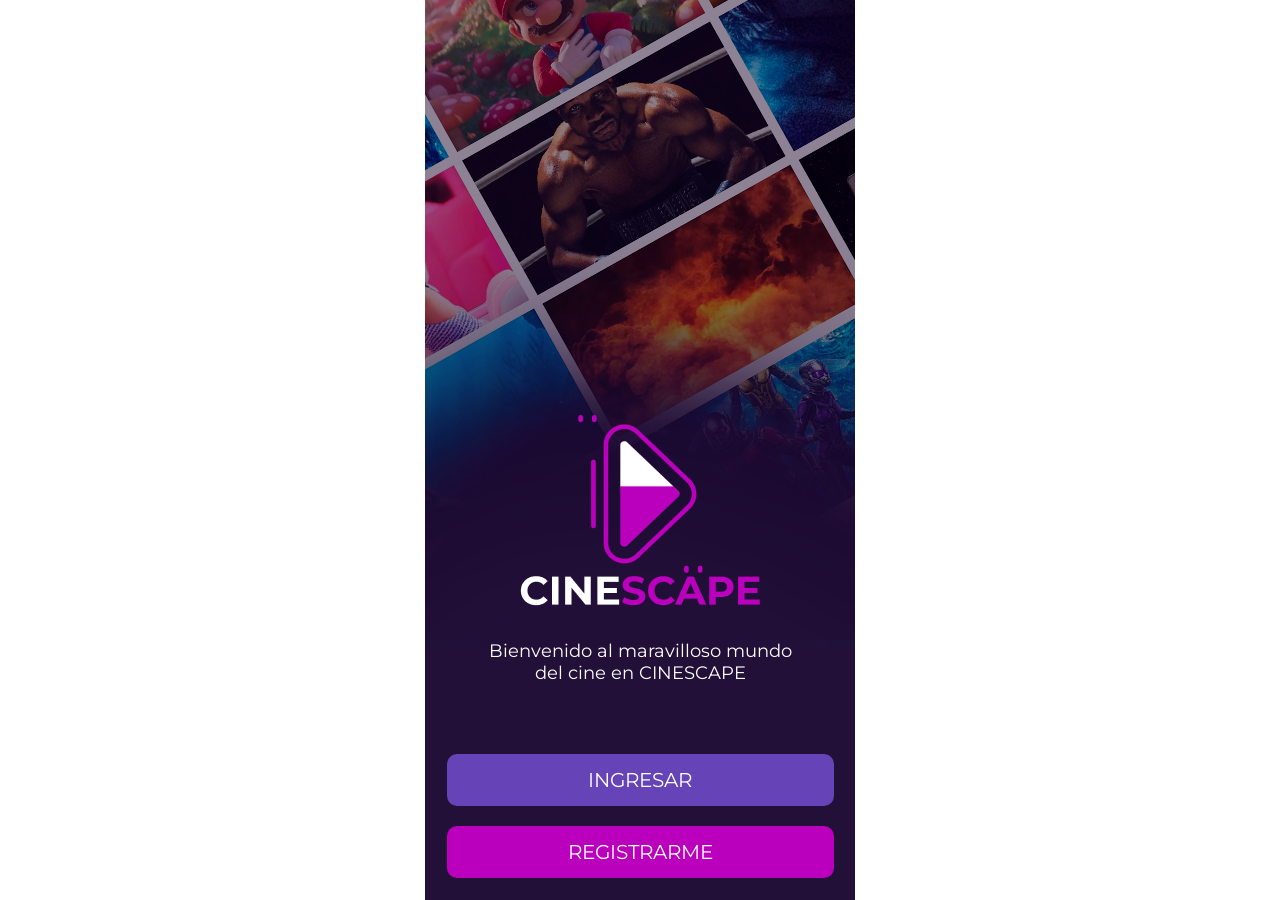
<file: index.html>
<!DOCTYPE html>
<html lang="en">
<head>
    <meta charset="UTF-8">
    <meta name="viewport" content="width=device-width, initial-scale=1.0">
    <title>CineEscape</title>
    <link rel="stylesheet" href="css/styles.css">
</head>
<body>
    <section id="cont-inicio">
        <!-- Imagén o logo siempre como un enlance (etiqueta a) -->
        <a href="index.html" id="logo"><img src="img/Logo.png" alt="logo CineEscape"></a>
        <p>Bienvenido al maravilloso mundo del cine en CINESCAPE</p>
        <a href="login.html" class="btn-principal">INGRESAR</a>
        <a href="registro.html" class="btn-secundario">REGISTRARME</a>
    </section>

    <script src="js/main.js"></script>
</body>
</html>
</file>
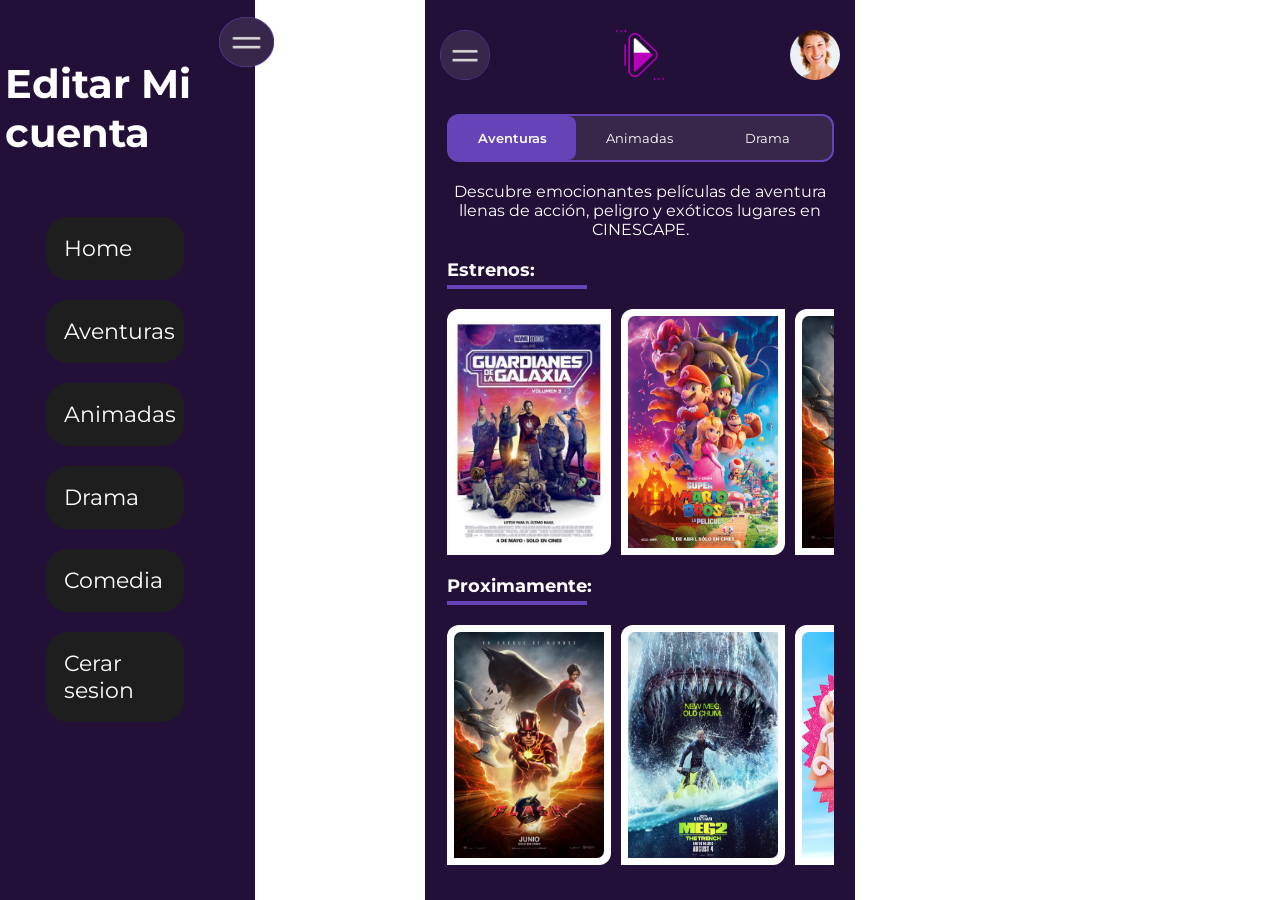
<file: home.html>
<!DOCTYPE html>
<html lang="en">
<head>
    <meta charset="UTF-8">
    <meta name="viewport" content="width=device-width, initial-scale=1.0">
    <title>CINESCAPE | INICIO</title>
    <link rel="stylesheet" href="css/styles.css">
</head>
<body>
    <section id="cont-home">      
        

        <div class="header">
            <a href="#" ><img src="img/menu.png" alt="Menu" onclick="closePanel()"></a>
            <a href=""><img src="img/icon-logo.png" alt="Icon Logo"></a>
            <a href=""><img src="img/user.png" alt="Icon User"></a>
        </div>

        <div id="panel-lateral">
            <img src="img/menu.png" alt="Menu" onclick="closePanel()">
            <button class="panel__menu" onclick="closePanel()"><img src="img/menu.png" alt="Icon Menu"></button>
            <h2>Editar Mi cuenta</h2>          
            <ul>
                <ul>
                    <a href="#">Home</a>
                    <a href="#">Aventuras</a>
                    <a href="#">Animadas</a>
                    <a href="#">Drama</a>
                    <a href="#">Comedia</a>
                    <a href="index.html">Cerar sesion</a>
                </ul>
                
            </ul>
        </div>

        </div>

        <div class="filtros">
            <button class="active">Aventuras</button>
            <button>Animadas</button>
            <button>Drama</button>
        </div>

        <p id="copy-category">Descubre emocionantes películas de aventura llenas de acción, peligro y exóticos lugares en CINESCAPE.</p>

        <div id="cont-aventuras">
            <h2>Estrenos:</h2>
            <hr>
            <div class="cont-caratula">
                <button class="caratula" onclick="showModal()">
                    <img src="img/guardianes3.jpg" alt="Guardianes de la galaxia">
                </button>
                <button class="caratula" onclick="showModal()">
                    <img src="img/mariobros.jpg" alt="Guardianes de la galaxia">
                </button>
                <button class="caratula" onclick="showModal()">
                    <img src="img/flash.jpg" alt="Guardianes de la galaxia">
                </button>
                <button class="caratula" onclick="showModal()">
                    <img src="img/oppenheimer_drama.jpg" alt="Guardianes de la galaxia">
                </button>
            </div>

            <div id="cont-aventuras__part2">
                <h2 class="txt-prox">Proximamente:</h2>
                <hr>
                <div class="cont-caratula">
                    <button class="caratula" onclick="showModal()">
                        <img src="img/flash.jpg" alt="Guardianes de la galaxia">
                    </button>
                    <button class="caratula" onclick="showModal()">
                        <img src="img/megalodon.jpg" alt="Guardianes de la galaxia">
                    </button>
                    <button class="caratula" onclick="showModal()">
                        <img src="img/barbie.jpeg" alt="Guardianes de la galaxia">
                    </button>
                    <button class="caratula" onclick="showModal()">
                        <img src="img/oppenheimer_drama.jpg" alt="Guardianes de la galaxia">
                    </button>
                </div>
            </div>
        </div>

        <div id="model-pelicula">
            <button onclick="closeModal()">X</button>
            <img src="img/mariobros.jpg" alt="" class="caratula-img">
            <img src="img/boton_play1.png" alt="" class="btn-play">
            <h2>Super Mario <br> Bros. La Película</h2>
            <hr>
            <p>Estreno: 06-Abr-2023</p>
            <p>Acción, Comedia</p>
            <p>Lorem ipsum dolor sit amet consectetur adipisicing elit. Recusandae, cumque. Maiores tenetur nam, nisi illum possimus magnam dolor quos laudantium labore ut dolore repellat libero similique officiis minus recusandae asperiores?</p>
        </div>

    </section>

    <script src="js/main.js"></script>
</body>
</html>
</file>
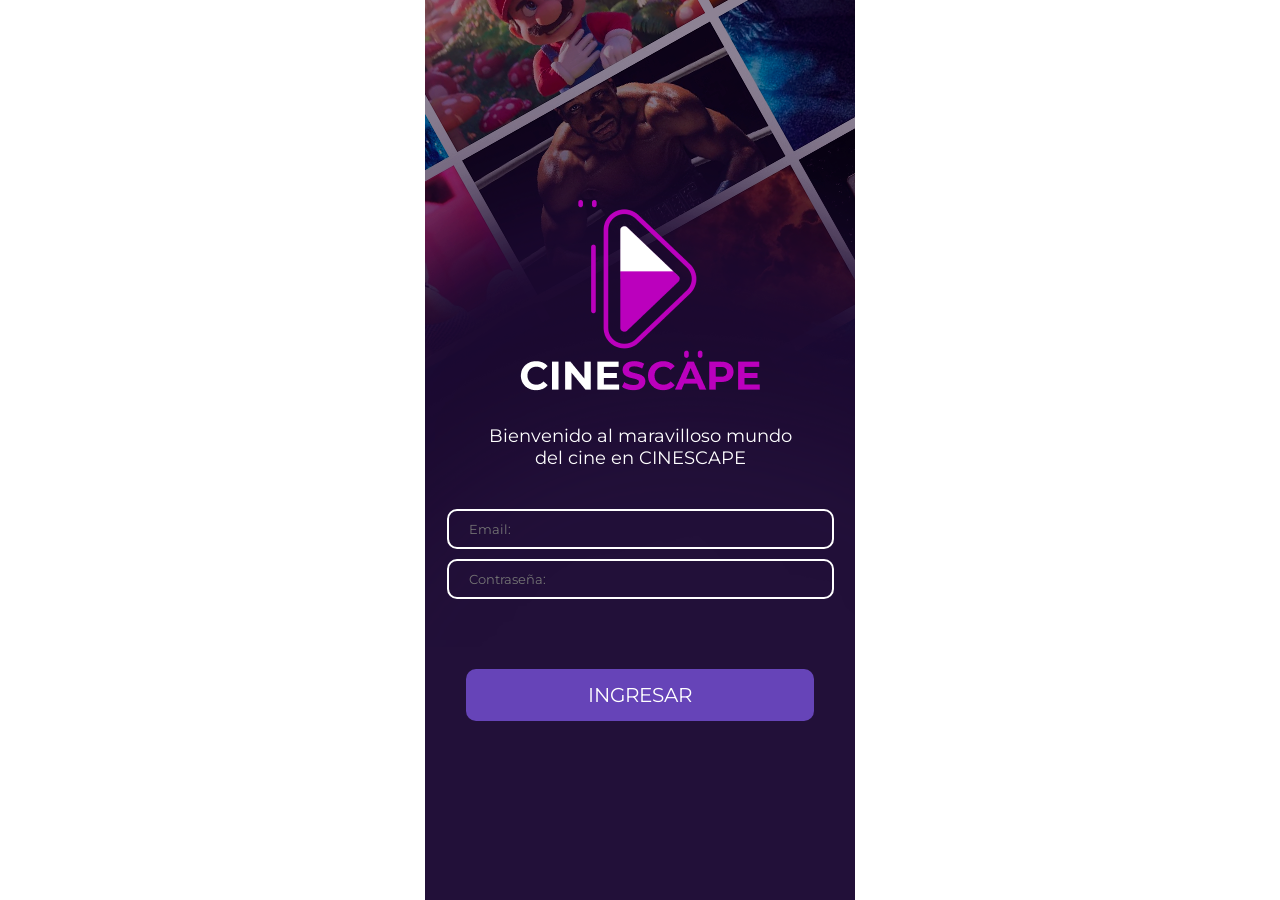
<file: login.html>
<!DOCTYPE html>
<html lang="en">
<head>
    <meta charset="UTF-8">
    <meta name="viewport" content="width=device-width, initial-scale=1.0">
    <title>CINESCAPE | Inicio</title>
    <link rel="stylesheet" href="css/styles.css">
</head>
<body>
    <section id="cont-registro">
        <!-- Imagén o logo siempre como un enlance (etiqueta a) -->
        <a href="index.html" id="logo"><img src="img/Logo.png" alt="logo CineEscape"></a>
        <p>Bienvenido al maravilloso mundo del cine en CINESCAPE</p>
        
        <form action="">
            <input type="email" placeholder="Email:">
            <input type="text" placeholder="Contraseña:">

        <a href="home.html" class="btn-principal">INGRESAR</a>
        </form>
    </section>

    <script src="js/main.js"></script>
</body>
</html>
</file>
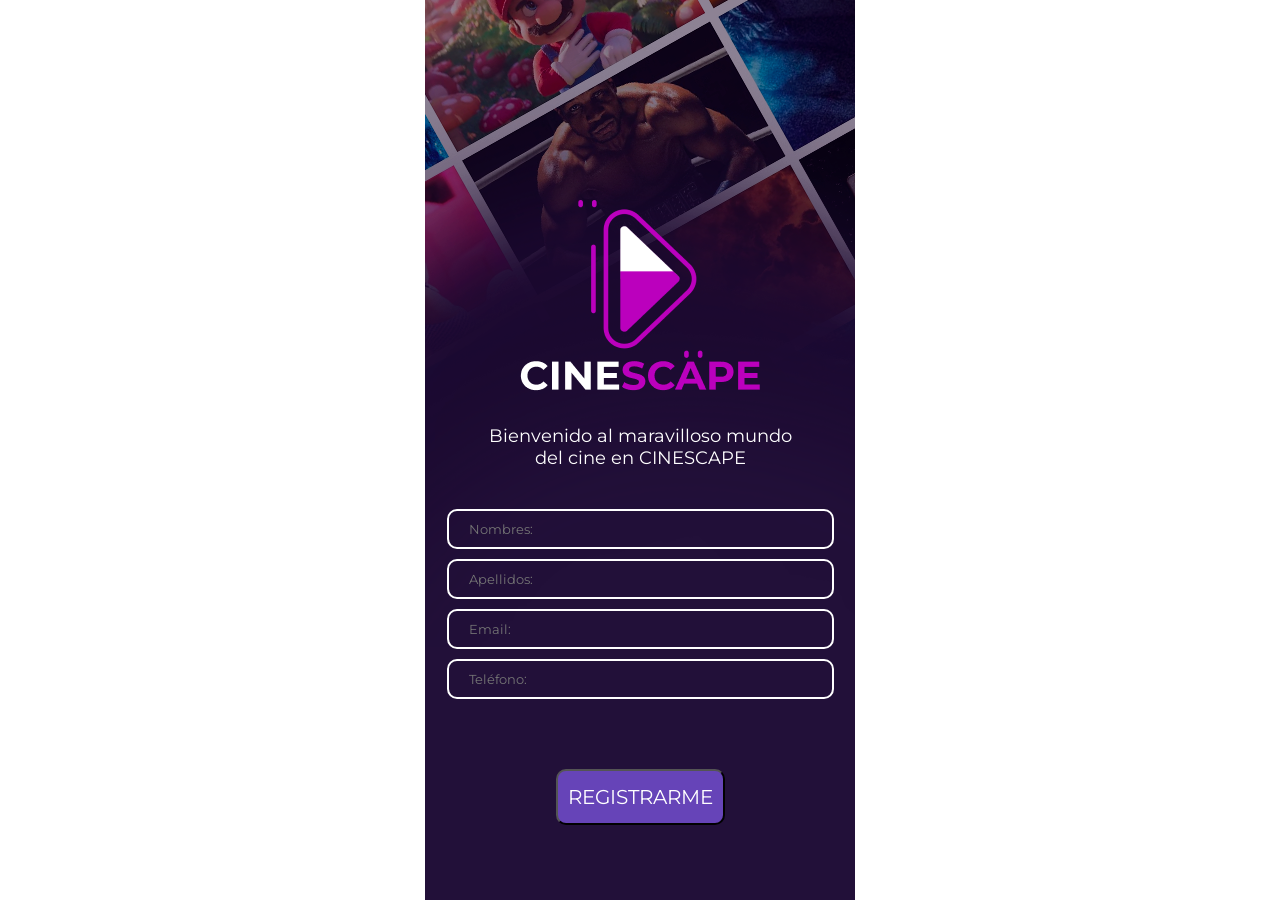
<file: registro.html>
<!DOCTYPE html>
<html lang="en">
<head>
    <meta charset="UTF-8">
    <meta name="viewport" content="width=device-width, initial-scale=1.0">
    <title>CINESCAPE | REGISTRO</title>
    <link rel="stylesheet" href="css/styles.css">
</head>
<body>
    <section id="cont-registro">
        <!-- Imagén o logo siempre como un enlance (etiqueta a) -->
        <a href="index.html" id="logo"><img src="img/Logo.png" alt="logo CineEscape"></a>
        <p>Bienvenido al maravilloso mundo del cine en CINESCAPE</p>
        
        <form action="">
            <input type="text" placeholder="Nombres:">
            <input type="text" placeholder="Apellidos:">
            <input type="email" placeholder="Email:">
            <input type="number" placeholder="Teléfono:">

            <button class="btn-principal">REGISTRARME</button>
        </form>
    </section>

    <script src="js/main.js"></script>
</body>
</html>
</file>
<file: css/styles.css>
@import url('https://fonts.googleapis.com/css2?family=Montserrat:ital,wght@0,100..900;1,100..900&display=swap');
/* Reset estilo por defecto */
*{
    padding: 0;
    margin: 0;
    box-sizing: border-box;
    font-family: 'Montserrat';
}

/* Definir variables de marca (si llegan a cambiar es fácils) */
:root{
    --color-primary: #6644b8;
    --color-secondary: #bb00bd;
    --color-fondoA: #221039;
    --color-fondoB: #37274b;
}

/* Estilos PÁGINA DE INICIO */
#cont-inicio{
    width: 100%;
    max-width: 430px;
    min-height: 100vh;
    margin: 0 auto;
    /* Img y su fondo (ya que es transparente) */
    background: url("../img/home-img.png") var(--color-fondoA);
    /* Tanto los a como p */
    text-align: center;
    padding-top: 415px;
}
#cont-inicio p{
    color: white;
    font-size: 18px;
    padding: 0 60px;
}
.btn-principal{
    padding: 14px 10px;
    background: var(--color-primary);
    color: white;
    font-size: 20px;
    border-radius: 10px;
    display: block;
    max-width: 90%;
    margin: 70px auto 10px;
    text-decoration: none;
}
.btn-secundario{
    /* Evitar usar el margin para alejar */
    padding: 14px 10px;
    background: var(--color-secondary);
    color: white;
    font-size: 20px;
    border-radius: 10px;
    display: block;
    max-width: 90%;
    margin: 20px auto 0;
    text-decoration: none;
}

/* ESTILOS DE REGISTRO */
#cont-registro{
    width: 100%;
    max-width: 430px;
    min-height: 100vh;
    margin: 0 auto;
    /* Img y su fondo (Es transparente) */
    background: url("../img/register-img.png") var(--color-fondoA);
    text-align: center;
    padding-top: 200px;
}
#cont-registro p{
    color: white;
    font-size: 18px;
    padding: 0 60px;
}
#cont-registro form{
    width: 90%;
    margin: 40px auto 0;
}
#cont-registro form input{
    display: block;
    width: 100%;
    padding: 10px 20px;
    border: 2px solid white;
    background: transparent;
    color: white;
    margin: 10px 0;
    border-radius: 10px;
}
/* ESTILOS HOME */
#cont-home{
    width: 100%;
    max-width: 430px;
    min-height: 100vh;
    margin: 0 auto;
    background: var(--color-fondoA);
    position: relative;
}
#cont-home .header{
    position: relative;
    display: flex;
    justify-content: space-between;
    padding: 30px 15px;
}
#cont-home .header button{
    background: transparent;
    border: none;
    cursor: pointer;
}
#cont-home .header img{
    width: 50px;
}
/* aplicar estilos a un elemento hijo específico (no necesidad de poner clase)*/
#cont-home .header a:nth-child(3) img{
    border-radius: 50%;
}
/* panel lateral del MENU */
#panel-lateral{
    width: 280px;
    height: 100%;
    position: absolute;
    left: -450px;
    top: 0;
    z-index: 9;
    background: var(--color-fondoA);
    transition: 1s;
}
#panel-lateral img{
    position: absolute;
    width: 65px;
    height: 60px;
    top: 12px;
    right: -24px;
    border-radius: 20px 0 20px 0;
    padding: 5px;
}
#panel-lateral.active{
    left: 0;
}
#panel-lateral h2{
    color: #fff;
    font-size: 40px;
    padding: 40px 30px;
}
#panel-lateral ul{
    width: 70%;
    margin: 20px auto;
}
#panel-lateral ul a{
    display: block;
    padding: 18px;
    background: #1f1e1e;
    border-radius: 22px;
    color: #fff;
    margin: 20px 0;
    text-decoration: none;
    font-size: 22px;
    transition: .5s;   
}
#panel-lateral ul a:hover{
    background: #6644B8;
}
  

#cont-home .filtros{
    width: 90%;
    margin: 0 auto;
    display: flex;
    background: var(--color-fondoB);
    border: 2px solid var(--color-primary);
    border-radius: 12px;
}
#cont-home .filtros button{
    background: transparent;
    padding: 12px 10px;
    width: 33.3%;
    border-radius: 8px;
    border-color: transparent;
    color: white;
}
#cont-home .filtros button.active{
    background: var(--color-primary);
    font-weight: 600;
}
#copy-category{
    color: white;
    text-align: center;
    padding: 20px;
}
#cont-aventuras{
    width: 90%;
    margin: 0 auto;
}
#cont-aventuras h2{
    color: white;
    font-weight: 700;
    font-size: 18px;
}
#cont-aventuras hr{
    width: 140px;
    border: 2px solid var(--color-primary);
    margin: 4px 0 20px;
}
#cont-aventuras .cont-caratula{
    display: flex;
    overflow-x: scroll;
}
#cont-aventuras .cont-caratula .caratula{
    background: white;
    border: transparent;
    border-radius: 12px 0 12px 0;
    width: 250px;
    padding: 2px;
    margin-right: 10px; 
}
.cont-caratula .caratula img{
    width: 160px;
    height: 100%;
    border-radius: 12px 0 12px 0;
    padding: 5px;
}
#cont-aventuras .txt-prox{
    margin-top: 20px;
}
#model-pelicula{
    position: absolute;
    z-index: 99;
    top: 0;
    left: 0;
    background: #221039f2;
    margin: 0 auto;
    width: 100%;
    padding: 20px;
    display: none;
}
#model-pelicula.active{
    display: block;
}
#model-pelicula button{
    position: absolute;
    right: 30px;
    top: 25px;
    z-index: 999;
    background: transparent;
    border: transparent;
    font-size: 30px;
    color: white;
    cursor: pointer;
}
#model-pelicula .caratula-img{
    width: 100%;
}
#model-pelicula .btn-play{
    width: 60px;
    position: absolute;
    left: 0;
    right: 0;
    margin: 0 auto;
    top: 240px;
    z-index: 9;
}
#model-pelicula h2{
    font-size: 32px;
    color: white;
    font-weight: 700;
    margin: 20px 0;
    display: inline-block;
    border-bottom: 4px solid var(--color-primary);
}
#model-pelicula p{
    font-size: 18px;
    color: white;
    margin: 6px 0;
}
</file>
